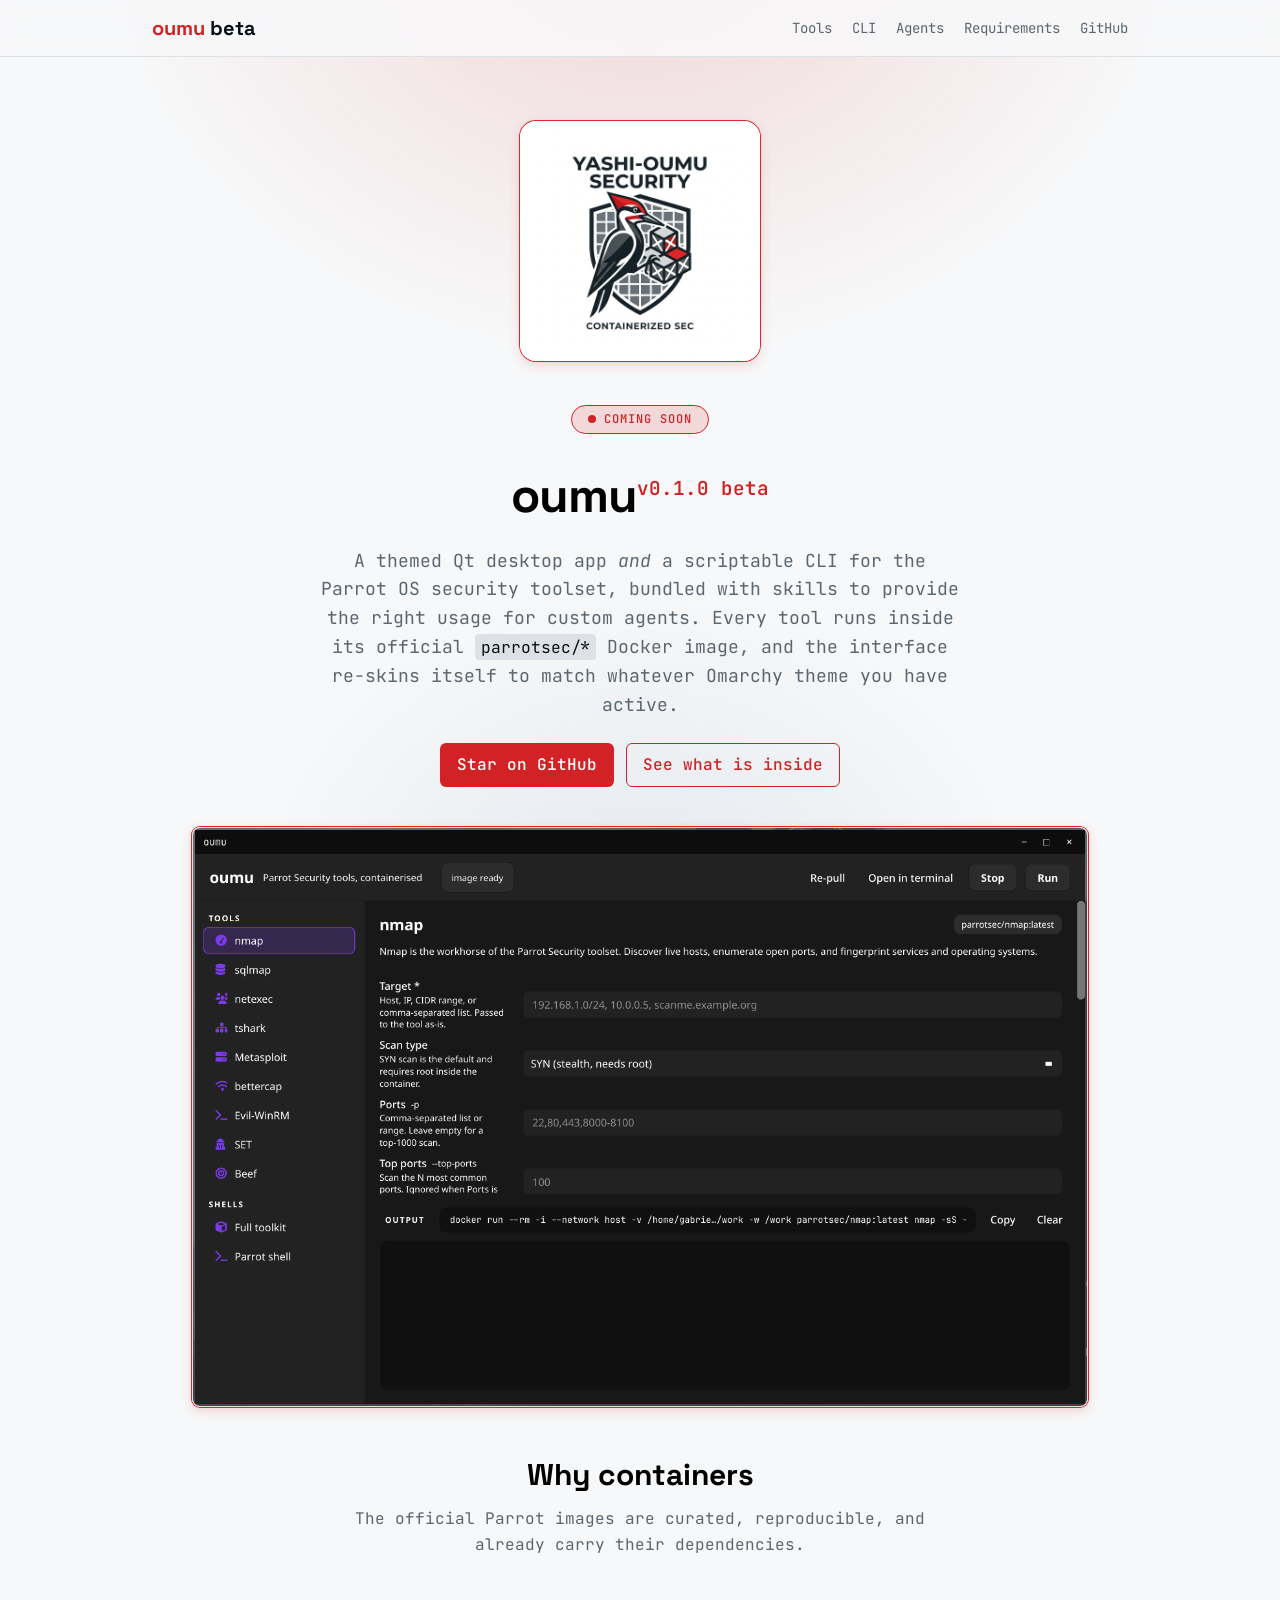
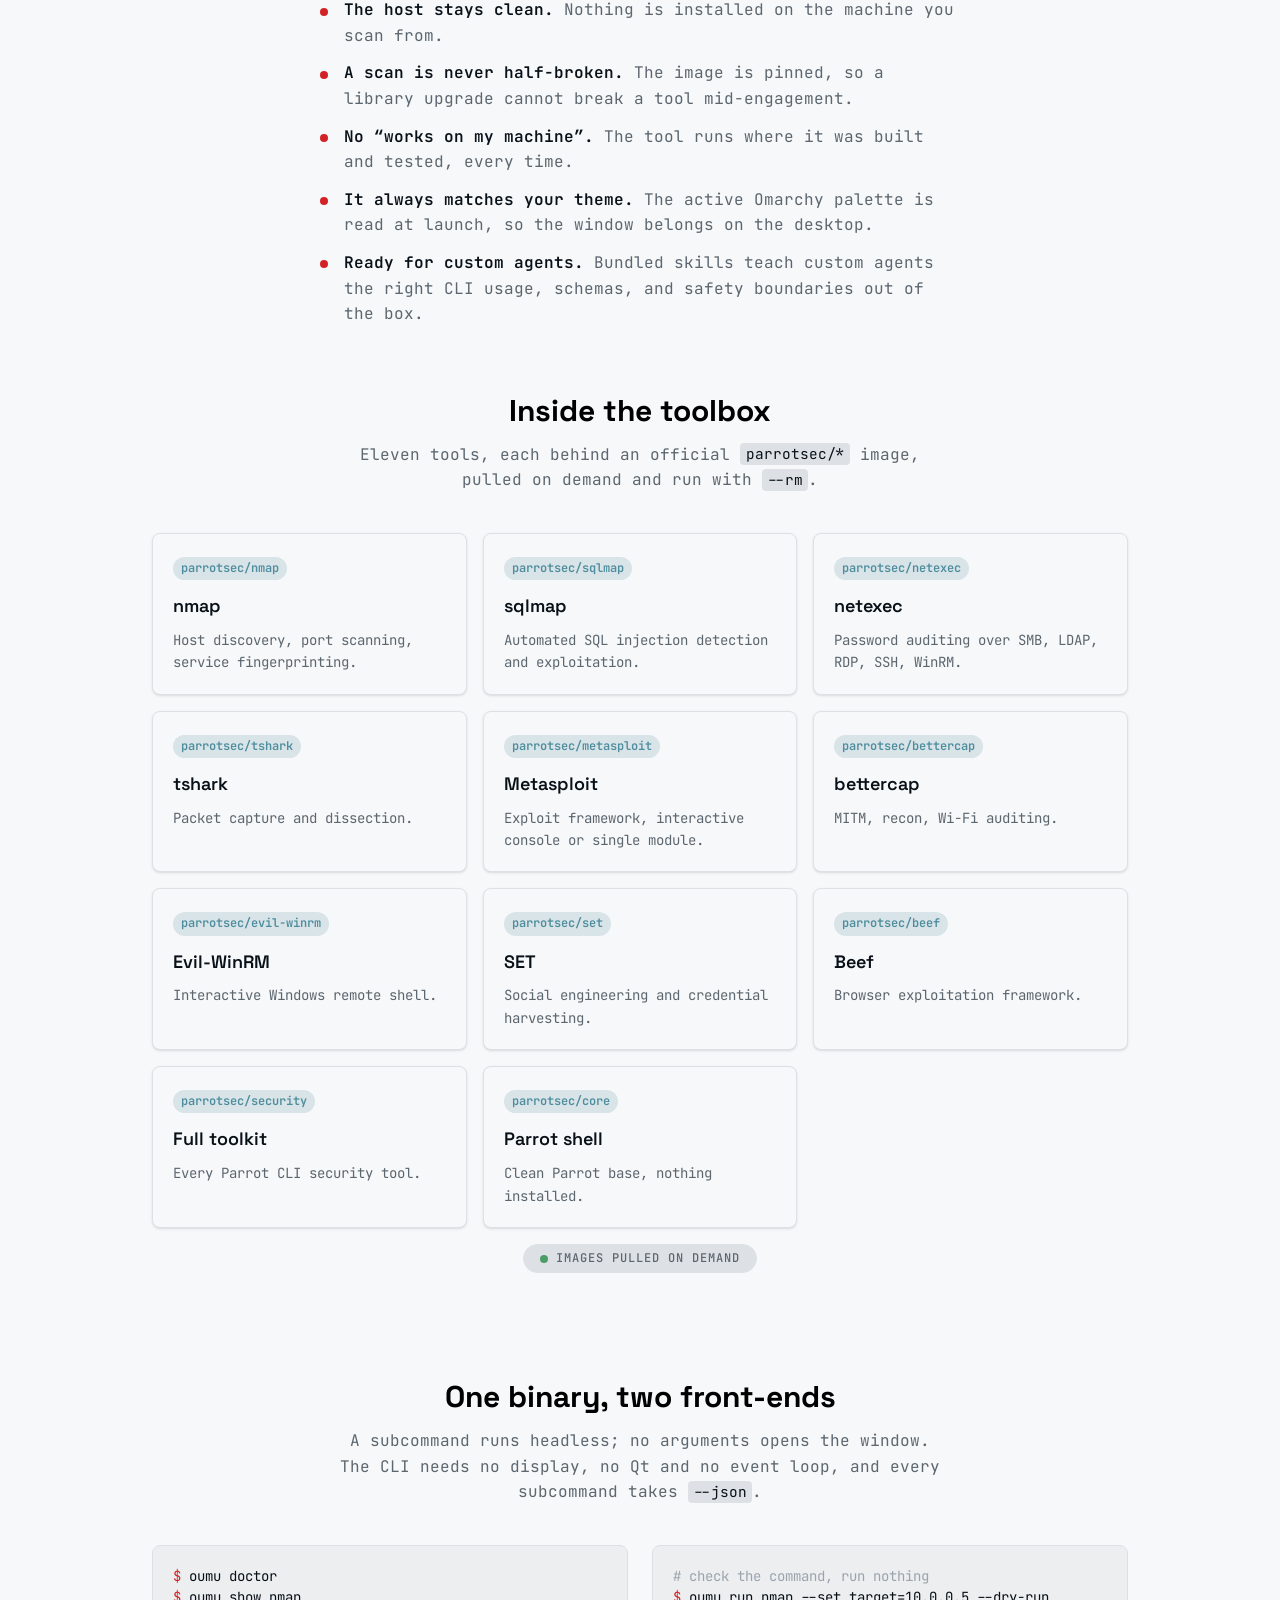
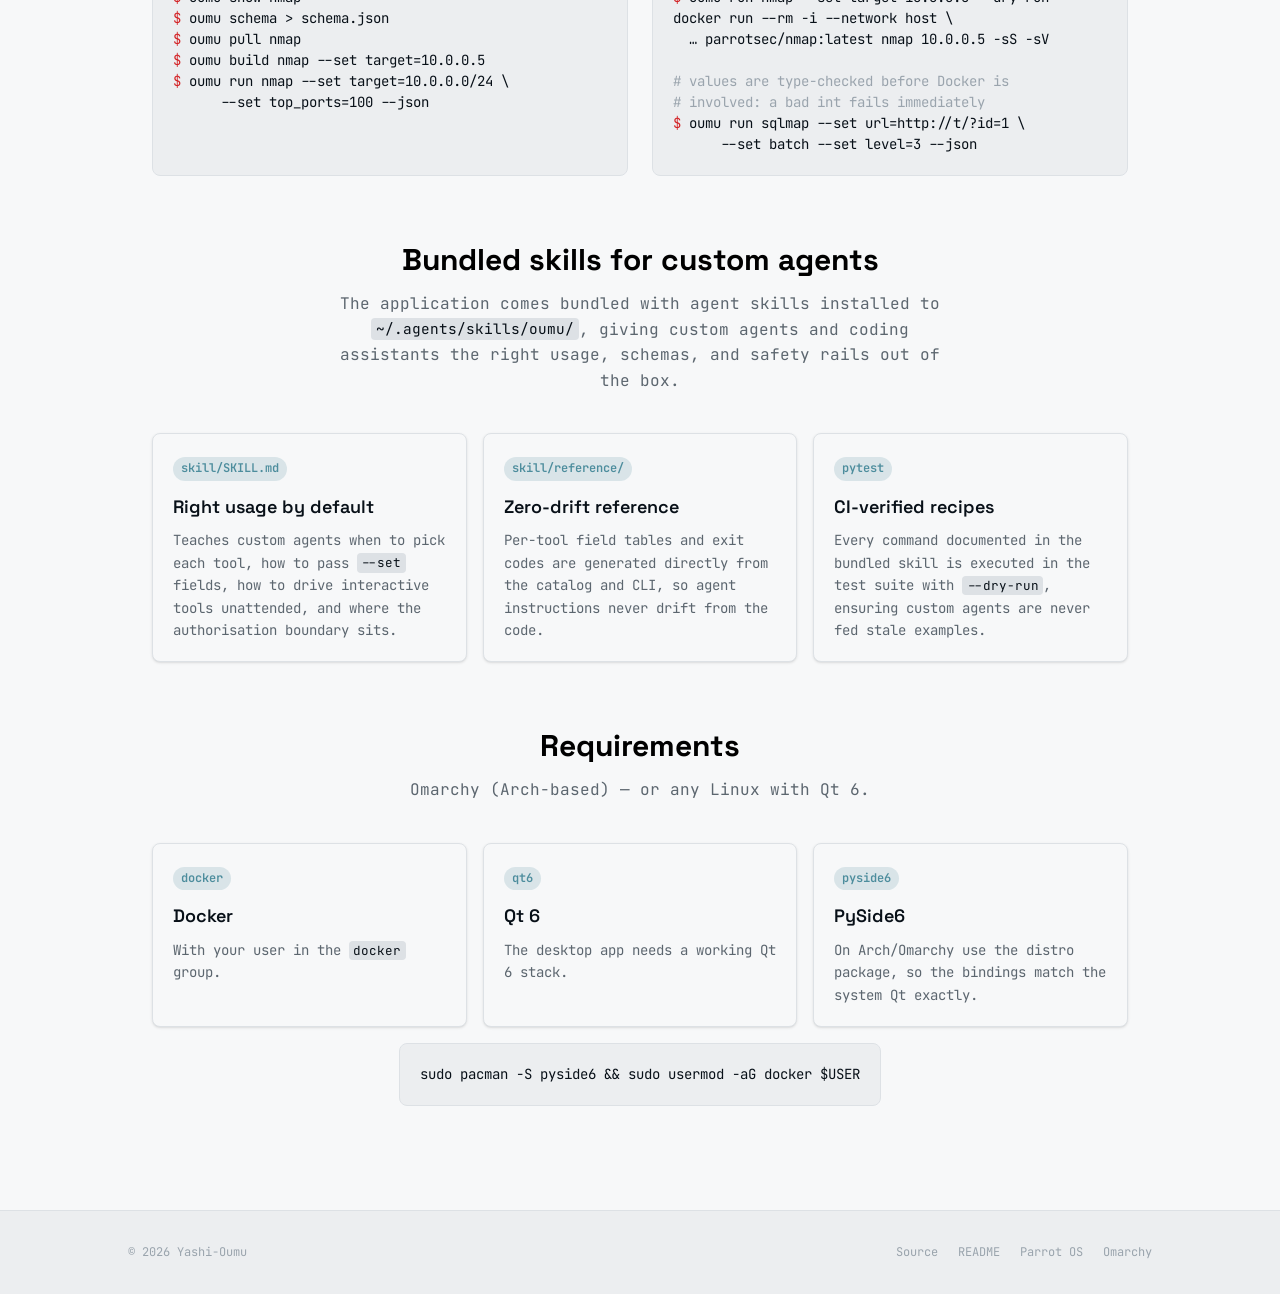
<file: index.html>
<!DOCTYPE html>
<html lang="en">
  <head>
    <meta charset="utf-8" />
    <meta name="viewport" content="width=device-width, initial-scale=1" />
    <title>oumu beta &middot; Parrot OS security, coming soon</title>
    <meta
      name="description"
      content="oumu is a themed Qt desktop app and scriptable CLI for the Parrot OS security toolset, running the official parrotsec/* images and bundled with skills for custom agents. Beta is coming soon."
    />
    <meta name="theme-color" content="#0e1114" media="(prefers-color-scheme: dark)" />
    <meta name="theme-color" content="#f7f8f9" media="(prefers-color-scheme: light)" />
    <meta property="og:title" content="oumu beta" />
    <meta
      property="og:description"
      content="A themed Qt GUI and scriptable CLI for the Parrot OS security toolset, bundled with skills for custom agents. Coming soon."
    />
    <meta property="og:type" content="website" />
    <meta property="og:image" content="./assets/img/logo_yashi_oumu_background.jpeg" />
    <meta name="twitter:card" content="summary_large_image" />

    <link rel="icon" href="./assets/img/logo_yashi_oumu_dark.jpeg" />
    <link rel="preconnect" href="https://fonts.googleapis.com" />
    <link rel="preconnect" href="https://fonts.gstatic.com" crossorigin />
    <link
      rel="stylesheet"
      href="https://fonts.googleapis.com/css2?family=JetBrains+Mono:wght@400;500;600&family=Space+Grotesk:wght@600;700&display=swap"
    />
    <link rel="stylesheet" href="./assets/css/tokens.css" />
    <link rel="stylesheet" href="./assets/css/main.css" />

    <script>
      document.documentElement.classList.add("js");
    </script>
  </head>
  <body>
    <header class="topbar">
      <div class="shell topbar__inner">
        <a class="topbar__logo" href="./">oumu<span> beta</span></a>
        <nav class="topbar__links" aria-label="Primary">
          <a href="#tools">Tools</a>
          <a href="#cli">CLI</a>
          <a href="#agents">Agents</a>
          <a href="#requirements">Requirements</a>
          <a href="https://github.com/yashi-oumu/oumu" rel="noopener noreferrer">GitHub</a>
        </nav>
      </div>
    </header>

    <main>
      <div class="shell">
        <section class="hero">
          <picture>
            <source
              media="(prefers-color-scheme: light)"
              srcset="./assets/img/logo_yashi_oumu_light.jpeg"
            />
            <img
              class="logo"
              src="./assets/img/logo_yashi_oumu_dark.jpeg"
              width="1024"
              height="1024"
              alt="Yashi-Oumu Security"
              fetchpriority="high"
              decoding="async"
              data-reveal
            />
          </picture>

          <p class="badge" data-reveal>Coming soon</p>

          <h1 data-reveal>oumu<span class="version">v0.1.0 beta</span></h1>

          <p class="lede" data-reveal>
            A themed Qt desktop app <em>and</em> a scriptable CLI for the Parrot OS security
            toolset, bundled with skills to provide the right usage for custom agents. Every tool
            runs inside its official <code>parrotsec/*</code> Docker image, and the interface
            re-skins itself to match whatever Omarchy theme you have active.
          </p>

          <div class="cta" data-reveal>
            <a
              class="button button--primary"
              href="https://github.com/yashi-oumu/oumu"
              rel="noopener noreferrer"
              >Star on GitHub</a
            >
            <a class="button button--outline" href="#tools">See what is inside</a>
          </div>

          <figure class="hero__shot" data-reveal>
            <img
              src="./assets/img/screenshot.png"
              width="1381"
              height="893"
              alt="oumu desktop application showing nmap tool configuration and Docker command preview"
              loading="eager"
              decoding="async"
            />
          </figure>
        </section>

        <section id="why">
          <div class="section__head" data-reveal>
            <h2>Why containers</h2>
            <p>The official Parrot images are curated, reproducible, and already carry their dependencies.</p>
          </div>
          <ul class="feature-list">
            <li data-reveal>
              <strong>The host stays clean.</strong> Nothing is installed on the machine you scan
              from.
            </li>
            <li data-reveal>
              <strong>A scan is never half-broken.</strong> The image is pinned, so a library
              upgrade cannot break a tool mid-engagement.
            </li>
            <li data-reveal>
              <strong>No &ldquo;works on my machine&rdquo;.</strong> The tool runs where it was
              built and tested, every time.
            </li>
            <li data-reveal>
              <strong>It always matches your theme.</strong> The active Omarchy palette is read at
              launch, so the window belongs on the desktop.
            </li>
            <li data-reveal>
              <strong>Ready for custom agents.</strong> Bundled skills teach custom agents the
              right CLI usage, schemas, and safety boundaries out of the box.
            </li>
          </ul>
        </section>

        <section id="tools">
          <div class="section__head" data-reveal>
            <h2>Inside the toolbox</h2>
            <p>
              Eleven tools, each behind an official <code>parrotsec/*</code> image, pulled on
              demand and run with <code>--rm</code>.
            </p>
          </div>
          <div class="grid">
            <article class="card" data-reveal>
              <span class="card__tag">parrotsec/nmap</span>
              <h3>nmap</h3>
              <p>Host discovery, port scanning, service fingerprinting.</p>
            </article>
            <article class="card" data-reveal>
              <span class="card__tag">parrotsec/sqlmap</span>
              <h3>sqlmap</h3>
              <p>Automated SQL injection detection and exploitation.</p>
            </article>
            <article class="card" data-reveal>
              <span class="card__tag">parrotsec/netexec</span>
              <h3>netexec</h3>
              <p>Password auditing over SMB, LDAP, RDP, SSH, WinRM.</p>
            </article>
            <article class="card" data-reveal>
              <span class="card__tag">parrotsec/tshark</span>
              <h3>tshark</h3>
              <p>Packet capture and dissection.</p>
            </article>
            <article class="card" data-reveal>
              <span class="card__tag">parrotsec/metasploit</span>
              <h3>Metasploit</h3>
              <p>Exploit framework, interactive console or single module.</p>
            </article>
            <article class="card" data-reveal>
              <span class="card__tag">parrotsec/bettercap</span>
              <h3>bettercap</h3>
              <p>MITM, recon, Wi-Fi auditing.</p>
            </article>
            <article class="card" data-reveal>
              <span class="card__tag">parrotsec/evil-winrm</span>
              <h3>Evil-WinRM</h3>
              <p>Interactive Windows remote shell.</p>
            </article>
            <article class="card" data-reveal>
              <span class="card__tag">parrotsec/set</span>
              <h3>SET</h3>
              <p>Social engineering and credential harvesting.</p>
            </article>
            <article class="card" data-reveal>
              <span class="card__tag">parrotsec/beef</span>
              <h3>Beef</h3>
              <p>Browser exploitation framework.</p>
            </article>
            <article class="card" data-reveal>
              <span class="card__tag">parrotsec/security</span>
              <h3>Full toolkit</h3>
              <p>Every Parrot CLI security tool.</p>
            </article>
            <article class="card" data-reveal>
              <span class="card__tag">parrotsec/core</span>
              <h3>Parrot shell</h3>
              <p>Clean Parrot base, nothing installed.</p>
            </article>
          </div>
          <p class="section__head" data-reveal>
            <span class="badge badge--muted">Images pulled on demand</span>
          </p>
        </section>

        <section id="cli">
          <div class="section__head" data-reveal>
            <h2>One binary, two front-ends</h2>
            <p>
              A subcommand runs headless; no arguments opens the window. The CLI needs no display,
              no Qt and no event loop, and every subcommand takes <code>--json</code>.
            </p>
          </div>
          <div class="columns">
            <pre class="code" data-reveal><code><span class="prompt">$</span> oumu doctor
<span class="prompt">$</span> oumu show nmap
<span class="prompt">$</span> oumu schema &gt; schema.json
<span class="prompt">$</span> oumu pull nmap
<span class="prompt">$</span> oumu build nmap --set target=10.0.0.5
<span class="prompt">$</span> oumu run nmap --set target=10.0.0.0/24 \
      --set top_ports=100 --json</code></pre>
            <pre class="code" data-reveal><code><span class="comment"># check the command, run nothing</span>
<span class="prompt">$</span> oumu run nmap --set target=10.0.0.5 --dry-run
docker run --rm -i --network host \
  … parrotsec/nmap:latest nmap 10.0.0.5 -sS -sV

<span class="comment"># values are type-checked before Docker is</span>
<span class="comment"># involved: a bad int fails immediately</span>
<span class="prompt">$</span> oumu run sqlmap --set url=http://t/?id=1 \
      --set batch --set level=3 --json</code></pre>
          </div>
        </section>

        <section id="agents">
          <div class="section__head" data-reveal>
            <h2>Bundled skills for custom agents</h2>
            <p>
              The application comes bundled with agent skills installed to
              <code>~/.agents/skills/oumu/</code>, giving custom agents and coding assistants the
              right usage, schemas, and safety rails out of the box.
            </p>
          </div>
          <div class="grid">
            <article class="card" data-reveal>
              <span class="card__tag">skill/SKILL.md</span>
              <h3>Right usage by default</h3>
              <p>
                Teaches custom agents when to pick each tool, how to pass <code>--set</code> fields,
                how to drive interactive tools unattended, and where the authorisation boundary sits.
              </p>
            </article>
            <article class="card" data-reveal>
              <span class="card__tag">skill/reference/</span>
              <h3>Zero-drift reference</h3>
              <p>
                Per-tool field tables and exit codes are generated directly from the catalog and
                CLI, so agent instructions never drift from the code.
              </p>
            </article>
            <article class="card" data-reveal>
              <span class="card__tag">pytest</span>
              <h3>CI-verified recipes</h3>
              <p>
                Every command documented in the bundled skill is executed in the test suite with
                <code>--dry-run</code>, ensuring custom agents are never fed stale examples.
              </p>
            </article>
          </div>
        </section>

        <section id="requirements">
          <div class="section__head" data-reveal>
            <h2>Requirements</h2>
            <p>Omarchy (Arch-based) — or any Linux with Qt 6.</p>
          </div>
          <div class="grid">
            <article class="card" data-reveal>
              <span class="card__tag">docker</span>
              <h3>Docker</h3>
              <p>With your user in the <code>docker</code> group.</p>
            </article>
            <article class="card" data-reveal>
              <span class="card__tag">qt6</span>
              <h3>Qt 6</h3>
              <p>The desktop app needs a working Qt 6 stack.</p>
            </article>
            <article class="card" data-reveal>
              <span class="card__tag">pyside6</span>
              <h3>PySide6</h3>
              <p>
                On Arch/Omarchy use the distro package, so the bindings match the system Qt exactly.
              </p>
            </article>
          </div>
          <p class="section__head" data-reveal>
            <code class="code">sudo pacman -S pyside6 &amp;&amp; sudo usermod -aG docker $USER</code>
          </p>
        </section>
      </div>
    </main>

    <footer class="footer">
      <div class="shell footer__inner">
        <span>&copy; <span data-year>2026</span> Yashi-Oumu</span>
        <nav class="footer__links" aria-label="Footer">
          <a href="https://github.com/yashi-oumu/oumu" rel="noopener noreferrer">Source</a>
          <a href="https://github.com/yashi-oumu/oumu/blob/main/README.md" rel="noopener noreferrer"
            >README</a
          >
          <a href="https://www.parrotsec.org/" rel="noopener noreferrer">Parrot OS</a>
          <a href="https://omarchy.org/" rel="noopener noreferrer">Omarchy</a>
        </nav>
      </div>
    </footer>

    <script src="./assets/js/main.js" defer></script>
  </body>
</html>
</file>
<file: assets/css/tokens.css>
/* Design tokens - generated from ../designsystem (yashi-oumu themes).
   Regenerate with: ./scripts/generate-site-tokens.sh */
:root {
  color-scheme: dark;
}

:root {
  --yashi-color-accent: #e02428;
  --yashi-color-selection: #3a2028;
  --yashi-color-muted: #4a5560;
  --yashi-color-background: #0e1114;
  --yashi-color-dark_background: #14181c;
  --yashi-color-darker_background: #08090b;
  --yashi-color-lighter_background: #1e242a;
  --yashi-color-foreground: #f2f4f5;
  --yashi-color-dark_foreground: #687078;
  --yashi-color-light_foreground: #a8b0b7;
  --yashi-color-bright_foreground: #ffffff;
  --yashi-color-red: #e02428;
  --yashi-color-yellow: #b1a06f;
  --yashi-color-orange: #bc9b83;
  --yashi-color-green: #6aaf81;
  --yashi-color-cyan: #77a9b6;
  --yashi-color-blue: #8ea1c2;
  --yashi-color-magenta: #c492b3;
  --yashi-color-brown: #be9986;
  --yashi-color-bright_red: #dd4b4d;
  --yashi-color-bright_yellow: #c2b48e;
  --yashi-color-bright_green: #8bc19d;
  --yashi-color-bright_cyan: #93bbc5;
  --yashi-color-bright_blue: #a7b6d0;
  --yashi-color-bright_magenta: #d1a9c3;
  --yashi-color-red_text: #f44e50;
  --yashi-color-bright_orange: #cab09d;
  --yashi-color-bright_brown: #ccafa1;
  --yashi-space-0: 0;
  --yashi-space-1: 0.25rem;
  --yashi-space-2: 0.5rem;
  --yashi-space-3: 0.75rem;
  --yashi-space-4: 1rem;
  --yashi-space-5: 1.25rem;
  --yashi-space-6: 1.5rem;
  --yashi-space-8: 2rem;
  --yashi-space-10: 2.5rem;
  --yashi-space-12: 3rem;
  --yashi-space-16: 4rem;
  --yashi-space-20: 5rem;
  --yashi-space-24: 6rem;
  --yashi-text-xs: 0.75rem;
  --yashi-leading-xs: 1.5;
  --yashi-font-xs: 400;
  --yashi-text-sm: 0.875rem;
  --yashi-leading-sm: 1.5;
  --yashi-font-sm: 400;
  --yashi-text-base: 1rem;
  --yashi-leading-base: 1.6;
  --yashi-font-base: 400;
  --yashi-text-lg: 1.125rem;
  --yashi-leading-lg: 1.5;
  --yashi-font-lg: 500;
  --yashi-text-xl: 1.25rem;
  --yashi-leading-xl: 1.4;
  --yashi-font-xl: 600;
  --yashi-text-2xl: 1.5rem;
  --yashi-leading-2xl: 1.3;
  --yashi-font-2xl: 600;
  --yashi-text-3xl: 1.875rem;
  --yashi-leading-3xl: 1.2;
  --yashi-font-3xl: 700;
  --yashi-text-4xl: 2.25rem;
  --yashi-leading-4xl: 1.1;
  --yashi-font-4xl: 700;
  --yashi-text-5xl: 3rem;
  --yashi-leading-5xl: 1;
  --yashi-font-5xl: 800;
  --yashi-radius-none: 0;
  --yashi-radius-sm: 0.125rem;
  --yashi-radius-base: 0.25rem;
  --yashi-radius-md: 0.375rem;
  --yashi-radius-lg: 0.5rem;
  --yashi-radius-xl: 0.75rem;
  --yashi-radius-2xl: 1rem;
  --yashi-radius-full: 9999px;
  --yashi-shadow-none: none;
  --yashi-shadow-xs: 0 1px 2px 0 rgb(0 0 0 / 0.05);
  --yashi-shadow-sm: 0 1px 3px 0 rgb(0 0 0 / 0.1), 0 1px 2px -1px rgb(0 0 0 / 0.1);
  --yashi-shadow-base: 0 4px 6px -1px rgb(0 0 0 / 0.1), 0 2px 4px -2px rgb(0 0 0 / 0.1);
  --yashi-shadow-md: 0 10px 15px -3px rgb(0 0 0 / 0.1), 0 4px 6px -4px rgb(0 0 0 / 0.1);
  --yashi-shadow-lg: 0 20px 25px -5px rgb(0 0 0 / 0.1), 0 8px 10px -6px rgb(0 0 0 / 0.1);
  --yashi-shadow-xl: 0 25px 50px -12px rgb(0 0 0 / 0.25);
  --yashi-shadow-inner: inset 0 2px 4px 0 rgb(0 0 0 / 0.05);
  --yashi-shadow-parrotsec: 0 0 0 1px #e50914, 0 4px 12px rgba(229, 9, 20, 0.15);
  --yashi-shadow-brand: 0 0 0 1px #e02428, 0 4px 12px rgba(224, 36, 40, 0.18);
  --yashi-shadow-focusRing: 0 0 0 2px #f99d9e, 0 0 0 4px #e02428;
  --yashi-shadow-focusRingLight: 0 0 0 2px #c41e21, 0 0 0 4px #081018;
  --yashi-transition-fast: 150ms ease;
  --yashi-transition-base: 200ms ease;
  --yashi-transition-slow: 300ms ease;
  --yashi-transition-spring: cubic-bezier(0.34, 1.56, 0.64, 1);
  --yashi-z-hide: -1;
  --yashi-z-base: 0;
  --yashi-z-dropdown: 100;
  --yashi-z-sticky: 200;
  --yashi-z-fixed: 300;
  --yashi-z-modalBackdrop: 400;
  --yashi-z-modal: 500;
  --yashi-z-popover: 600;
  --yashi-z-tooltip: 700;
  --yashi-z-toast: 800;
}

@media (prefers-color-scheme: light) {
  :root {
    --yashi-color-accent: #d32225;
    --yashi-color-selection: #fbdcdc;
    --yashi-color-muted: #8d99a3;
    --yashi-color-background: #f7f8f9;
    --yashi-color-dark_background: #eceef0;
    --yashi-color-darker_background: #e2e5e8;
    --yashi-color-lighter_background: #dde1e5;
    --yashi-color-foreground: #081018;
    --yashi-color-dark_foreground: #9aa4ad;
    --yashi-color-light_foreground: #5c666f;
    --yashi-color-bright_foreground: #000000;
    --yashi-color-red: #d32225;
    --yashi-color-yellow: #9d884d;
    --yashi-color-orange: #9d6f4d;
    --yashi-color-green: #4d9d68;
    --yashi-color-cyan: #4d8d9d;
    --yashi-color-blue: #4d6b9d;
    --yashi-color-magenta: #9d4d83;
    --yashi-color-brown: #9d684d;
    --yashi-color-bright_red: #db2427;
    --yashi-color-bright_yellow: #b39c58;
    --yashi-color-bright_green: #63b47e;
    --yashi-color-bright_cyan: #63a3b3;
    --yashi-color-bright_blue: #6382b8;
    --yashi-color-bright_magenta: #b763a1;
    --yashi-color-red_text: #b81e21;
    --yashi-color-bright_orange: #b08158;
    --yashi-color-bright_brown: #b37e5f;
    --yashi-space-0: 0;
    --yashi-space-1: 0.25rem;
    --yashi-space-2: 0.5rem;
    --yashi-space-3: 0.75rem;
    --yashi-space-4: 1rem;
    --yashi-space-5: 1.25rem;
    --yashi-space-6: 1.5rem;
    --yashi-space-8: 2rem;
    --yashi-space-10: 2.5rem;
    --yashi-space-12: 3rem;
    --yashi-space-16: 4rem;
    --yashi-space-20: 5rem;
    --yashi-space-24: 6rem;
    --yashi-text-xs: 0.75rem;
    --yashi-leading-xs: 1.5;
    --yashi-font-xs: 400;
    --yashi-text-sm: 0.875rem;
    --yashi-leading-sm: 1.5;
    --yashi-font-sm: 400;
    --yashi-text-base: 1rem;
    --yashi-leading-base: 1.6;
    --yashi-font-base: 400;
    --yashi-text-lg: 1.125rem;
    --yashi-leading-lg: 1.5;
    --yashi-font-lg: 500;
    --yashi-text-xl: 1.25rem;
    --yashi-leading-xl: 1.4;
    --yashi-font-xl: 600;
    --yashi-text-2xl: 1.5rem;
    --yashi-leading-2xl: 1.3;
    --yashi-font-2xl: 600;
    --yashi-text-3xl: 1.875rem;
    --yashi-leading-3xl: 1.2;
    --yashi-font-3xl: 700;
    --yashi-text-4xl: 2.25rem;
    --yashi-leading-4xl: 1.1;
    --yashi-font-4xl: 700;
    --yashi-text-5xl: 3rem;
    --yashi-leading-5xl: 1;
    --yashi-font-5xl: 800;
    --yashi-radius-none: 0;
    --yashi-radius-sm: 0.125rem;
    --yashi-radius-base: 0.25rem;
    --yashi-radius-md: 0.375rem;
    --yashi-radius-lg: 0.5rem;
    --yashi-radius-xl: 0.75rem;
    --yashi-radius-2xl: 1rem;
    --yashi-radius-full: 9999px;
    --yashi-shadow-none: none;
    --yashi-shadow-xs: 0 1px 2px 0 rgb(0 0 0 / 0.05);
    --yashi-shadow-sm: 0 1px 3px 0 rgb(0 0 0 / 0.1), 0 1px 2px -1px rgb(0 0 0 / 0.1);
    --yashi-shadow-base: 0 4px 6px -1px rgb(0 0 0 / 0.1), 0 2px 4px -2px rgb(0 0 0 / 0.1);
    --yashi-shadow-md: 0 10px 15px -3px rgb(0 0 0 / 0.1), 0 4px 6px -4px rgb(0 0 0 / 0.1);
    --yashi-shadow-lg: 0 20px 25px -5px rgb(0 0 0 / 0.1), 0 8px 10px -6px rgb(0 0 0 / 0.1);
    --yashi-shadow-xl: 0 25px 50px -12px rgb(0 0 0 / 0.25);
    --yashi-shadow-inner: inset 0 2px 4px 0 rgb(0 0 0 / 0.05);
    --yashi-shadow-parrotsec: 0 0 0 1px #e50914, 0 4px 12px rgba(229, 9, 20, 0.15);
    --yashi-shadow-brand: 0 0 0 1px #e02428, 0 4px 12px rgba(224, 36, 40, 0.18);
    --yashi-shadow-focusRing: 0 0 0 2px #f99d9e, 0 0 0 4px #e02428;
    --yashi-shadow-focusRingLight: 0 0 0 2px #c41e21, 0 0 0 4px #081018;
    --yashi-transition-fast: 150ms ease;
    --yashi-transition-base: 200ms ease;
    --yashi-transition-slow: 300ms ease;
    --yashi-transition-spring: cubic-bezier(0.34, 1.56, 0.64, 1);
    --yashi-z-hide: -1;
    --yashi-z-base: 0;
    --yashi-z-dropdown: 100;
    --yashi-z-sticky: 200;
    --yashi-z-fixed: 300;
    --yashi-z-modalBackdrop: 400;
    --yashi-z-modal: 500;
    --yashi-z-popover: 600;
    --yashi-z-tooltip: 700;
    --yashi-z-toast: 800;
  }

  :root {
    color-scheme: light;
  }
}
</file>
<file: assets/css/main.css>
:root {
  --font-sans: "JetBrains Mono", "IBM Plex Sans", "Inter", system-ui, sans-serif;
  --font-mono: "JetBrains Mono", "Fira Code", "Cascadia Code", ui-monospace, monospace;
  --font-display: "Space Grotesk", "JetBrains Mono", system-ui, sans-serif;
  --logo-size: clamp(9rem, 30vmin, 15rem);
  --content-width: 64rem;
}

*,
*::before,
*::after {
  box-sizing: border-box;
}

html {
  -webkit-text-size-adjust: 100%;
  scroll-behavior: smooth;
}

body {
  margin: 0;
  min-height: 100vh;
  min-height: 100dvh;
  display: flex;
  flex-direction: column;
  font-family: var(--font-sans);
  font-size: var(--yashi-text-base);
  line-height: var(--yashi-leading-base);
  color: var(--yashi-color-foreground);
  background-color: var(--yashi-color-background);
  text-align: center;
  overflow-wrap: break-word;
}

body::before {
  content: "";
  position: fixed;
  inset: 0;
  z-index: var(--yashi-z-hide);
  pointer-events: none;
  background:
    radial-gradient(60vmax 50vmax at 50% -10%, color-mix(in oklab, var(--yashi-color-accent) 16%, transparent), transparent 70%),
    radial-gradient(45vmax 40vmax at 50% 105%, color-mix(in oklab, var(--yashi-color-blue) 12%, transparent), transparent 70%);
}

::selection {
  background-color: var(--yashi-color-selection);
}

a {
  color: var(--yashi-color-accent);
  text-decoration: none;
  transition: color var(--yashi-transition-fast);
}

a:hover {
  text-decoration: underline;
}

:focus-visible {
  outline: none;
  border-radius: var(--yashi-radius-sm);
  box-shadow: 0 0 0 2px var(--yashi-color-background), 0 0 0 4px var(--yashi-color-accent);
}

code {
  padding: 0.1em 0.35em;
  font-family: var(--font-mono);
  font-size: 0.9em;
  color: var(--yashi-color-foreground);
  background-color: var(--yashi-color-lighter_background);
  border-radius: var(--yashi-radius-base);
}

pre.code code {
  padding: 0;
  font-size: inherit;
  background: none;
}

/* ---------- layout ---------- */

.shell {
  width: 100%;
  max-width: var(--content-width);
  margin: 0 auto;
  padding: 0 var(--yashi-space-6);
}

.topbar {
  position: sticky;
  top: 0;
  z-index: var(--yashi-z-sticky);
  background-color: color-mix(in oklab, var(--yashi-color-background) 88%, transparent);
  backdrop-filter: blur(8px);
  border-bottom: 1px solid var(--yashi-color-lighter_background);
}

.topbar__inner {
  height: 3.5rem;
  display: flex;
  align-items: center;
  justify-content: space-between;
  gap: var(--yashi-space-4);
}

.topbar__logo {
  font-family: var(--font-display);
  font-size: var(--yashi-text-xl);
  font-weight: var(--yashi-font-5xl);
  color: var(--yashi-color-accent);
  white-space: nowrap;
}

.topbar__logo span {
  color: var(--yashi-color-foreground);
}

.topbar__links {
  display: flex;
  align-items: center;
  gap: var(--yashi-space-5);
  font-family: var(--font-mono);
  font-size: var(--yashi-text-sm);
}

.topbar__links a {
  color: var(--yashi-color-light_foreground);
}

.topbar__links a:hover {
  color: var(--yashi-color-accent);
  text-decoration: none;
}

main {
  flex: 1;
}

section {
  padding: var(--yashi-space-16) 0;
}

section + section {
  padding-top: 0;
}

/* ---------- hero ---------- */

.hero {
  display: flex;
  flex-direction: column;
  align-items: center;
  gap: var(--yashi-space-6);
  padding: var(--yashi-space-16) 0 var(--yashi-space-12);
  text-align: center;
}

.logo {
  width: var(--logo-size);
  height: auto;
  border-radius: var(--yashi-radius-2xl);
  box-shadow: var(--yashi-shadow-brand);
}

.badge {
  display: inline-flex;
  align-items: center;
  gap: var(--yashi-space-2);
  padding: var(--yashi-space-1) var(--yashi-space-4);
  font-family: var(--font-mono);
  font-size: var(--yashi-text-xs);
  font-weight: var(--yashi-font-lg);
  letter-spacing: 0.08em;
  text-transform: uppercase;
  color: var(--yashi-color-accent);
  background-color: color-mix(in oklab, var(--yashi-color-accent) 15%, transparent);
  border: 1px solid var(--yashi-color-accent);
  border-radius: var(--yashi-radius-full);
}

.badge::before {
  content: "";
  width: 0.5rem;
  height: 0.5rem;
  border-radius: var(--yashi-radius-full);
  background-color: var(--yashi-color-accent);
  animation: pulse 2s var(--yashi-transition-base) infinite;
}

.badge--muted {
  color: var(--yashi-color-light_foreground);
  background-color: var(--yashi-color-lighter_background);
  border-color: var(--yashi-color-lighter_background);
}

.badge--muted::before {
  background-color: var(--yashi-color-green);
}

h1 {
  margin: 0;
  font-family: var(--font-display);
  font-size: clamp(2rem, 7vmin, var(--yashi-text-5xl));
  line-height: var(--yashi-leading-4xl);
  font-weight: var(--yashi-font-5xl);
  letter-spacing: -0.02em;
  color: var(--yashi-color-bright_foreground);
}

h1 .version {
  font-family: var(--font-mono);
  font-size: 0.4em;
  font-weight: var(--yashi-font-xl);
  letter-spacing: 0;
  color: var(--yashi-color-accent);
  vertical-align: super;
}

.lede {
  margin: 0;
  max-width: 40rem;
  font-size: var(--yashi-text-lg);
  color: var(--yashi-color-light_foreground);
}

.cta {
  display: flex;
  flex-wrap: wrap;
  justify-content: center;
  gap: var(--yashi-space-3);
}

.button {
  display: inline-flex;
  align-items: center;
  gap: var(--yashi-space-2);
  padding: 0.5rem 1rem;
  font-family: var(--font-mono);
  font-size: var(--yashi-text-base);
  font-weight: var(--yashi-font-lg);
  border-radius: var(--yashi-radius-md);
  border: 1px solid transparent;
  transition:
    background-color var(--yashi-transition-base),
    border-color var(--yashi-transition-base),
    color var(--yashi-transition-base),
    box-shadow var(--yashi-transition-base);
}

.button:hover {
  text-decoration: none;
}

.button--primary {
  background-color: var(--yashi-color-accent);
  color: #ffffff;
}

.button--primary:hover {
  background-color: var(--yashi-color-bright_red);
  box-shadow: 0 0 0 1px var(--yashi-color-accent), 0 4px 12px rgba(224, 36, 40, 0.3);
}

.button--outline {
  border-color: var(--yashi-color-accent);
  color: var(--yashi-color-accent);
}

.button--outline:hover {
  background-color: var(--yashi-color-accent);
  color: #ffffff;
}

.hero__shot {
  margin: var(--yashi-space-4) 0 0;
  width: 100%;
  max-width: 56rem;
}

.hero__shot img {
  display: block;
  width: 100%;
  height: auto;
  border-radius: var(--yashi-radius-lg);
  border: 1px solid var(--yashi-color-lighter_background);
  box-shadow: var(--yashi-shadow-brand);
}

/* ---------- sections ---------- */

.section__head {
  display: flex;
  flex-direction: column;
  align-items: center;
  gap: var(--yashi-space-3);
  margin-bottom: var(--yashi-space-10);
}

h2 {
  margin: 0;
  font-family: var(--font-display);
  font-size: clamp(1.5rem, 4vmin, var(--yashi-text-3xl));
  line-height: var(--yashi-leading-2xl);
  font-weight: var(--yashi-font-3xl);
  color: var(--yashi-color-bright_foreground);
}

.section__head p {
  margin: 0;
  max-width: 38rem;
  color: var(--yashi-color-light_foreground);
}

.grid {
  display: grid;
  gap: var(--yashi-space-4);
  grid-template-columns: repeat(auto-fit, minmax(15rem, 1fr));
  text-align: left;
}

.card {
  padding: var(--yashi-space-5);
  background-color: var(--yashi-color-background);
  border: 1px solid var(--yashi-color-lighter_background);
  border-radius: var(--yashi-radius-lg);
  box-shadow: var(--yashi-shadow-sm);
  transition:
    border-color var(--yashi-transition-base),
    transform var(--yashi-transition-base),
    box-shadow var(--yashi-transition-base);
}

.card:hover {
  border-color: var(--yashi-color-accent);
  transform: translateY(-2px);
  box-shadow: var(--yashi-shadow-brand);
}

.card h3 {
  margin: 0 0 var(--yashi-space-2);
  font-family: var(--font-display);
  font-size: var(--yashi-text-lg);
  font-weight: var(--yashi-font-xl);
  color: var(--yashi-color-foreground);
}

.card p {
  margin: 0;
  font-size: var(--yashi-text-sm);
  color: var(--yashi-color-light_foreground);
}

.card__tag {
  display: inline-block;
  margin-bottom: var(--yashi-space-3);
  padding: 0.125rem 0.5rem;
  font-family: var(--font-mono);
  font-size: var(--yashi-text-xs);
  font-weight: var(--yashi-font-xl);
  color: var(--yashi-color-cyan);
  background-color: color-mix(in oklab, var(--yashi-color-cyan) 18%, transparent);
  border-radius: var(--yashi-radius-full);
}

.feature-list {
  margin: 0;
  padding: 0;
  list-style: none;
  display: grid;
  gap: var(--yashi-space-3);
  text-align: left;
  max-width: 40rem;
  margin-inline: auto;
}

.feature-list li {
  position: relative;
  padding-left: var(--yashi-space-6);
  color: var(--yashi-color-light_foreground);
}

.feature-list li::before {
  content: "";
  position: absolute;
  left: 0;
  top: 0.65em;
  width: 0.5rem;
  height: 0.5rem;
  border-radius: var(--yashi-radius-full);
  background-color: var(--yashi-color-accent);
}

.feature-list strong {
  color: var(--yashi-color-foreground);
  font-weight: var(--yashi-font-xl);
}

.code {
  margin: 0;
  padding: var(--yashi-space-5);
  overflow-x: auto;
  text-align: left;
  font-family: var(--font-mono);
  font-size: var(--yashi-text-sm);
  line-height: var(--yashi-leading-sm);
  color: var(--yashi-color-foreground);
  background-color: var(--yashi-color-dark_background);
  border: 1px solid var(--yashi-color-lighter_background);
  border-radius: var(--yashi-radius-lg);
}

.code .prompt {
  color: var(--yashi-color-accent);
}

.code .comment {
  color: var(--yashi-color-dark_foreground);
}

.columns {
  display: grid;
  gap: var(--yashi-space-6);
  grid-template-columns: repeat(auto-fit, minmax(18rem, 1fr));
  text-align: left;
}

/* ---------- footer ---------- */

.footer {
  border-top: 1px solid var(--yashi-color-lighter_background);
  background-color: var(--yashi-color-dark_background);
}

.footer__inner {
  display: flex;
  flex-wrap: wrap;
  align-items: center;
  justify-content: space-between;
  gap: var(--yashi-space-4);
  padding: var(--yashi-space-8) 0;
  font-family: var(--font-mono);
  font-size: var(--yashi-text-xs);
  color: var(--yashi-color-dark_foreground);
}

.footer__links {
  display: flex;
  flex-wrap: wrap;
  gap: var(--yashi-space-5);
}

.footer a {
  color: var(--yashi-color-dark_foreground);
}

.footer a:hover {
  color: var(--yashi-color-accent);
}

@media (max-width: 40rem) {
  /* Keep only the repository link in the bar so the wordmark never wraps. */
  .topbar__links a:not(:last-child) {
    display: none;
  }

  .shell {
    padding: 0 var(--yashi-space-4);
  }
}

/* ---------- motion ---------- */

.js [data-reveal] {
  opacity: 0;
  transform: translateY(0.75rem);
  animation: reveal 600ms var(--yashi-transition-base) forwards;
  animation-delay: calc(var(--reveal-delay, 0) * 100ms);
}

@keyframes reveal {
  to {
    opacity: 1;
    transform: none;
  }
}

@keyframes pulse {
  0%,
  100% {
    opacity: 1;
  }
  50% {
    opacity: 0.25;
  }
}

@media (prefers-reduced-motion: reduce) {
  html {
    scroll-behavior: auto;
  }

  *,
  *::before,
  *::after {
    animation: none !important;
    transition: none !important;
  }

  [data-reveal] {
    opacity: 1;
    transform: none;
  }
}
</file>
